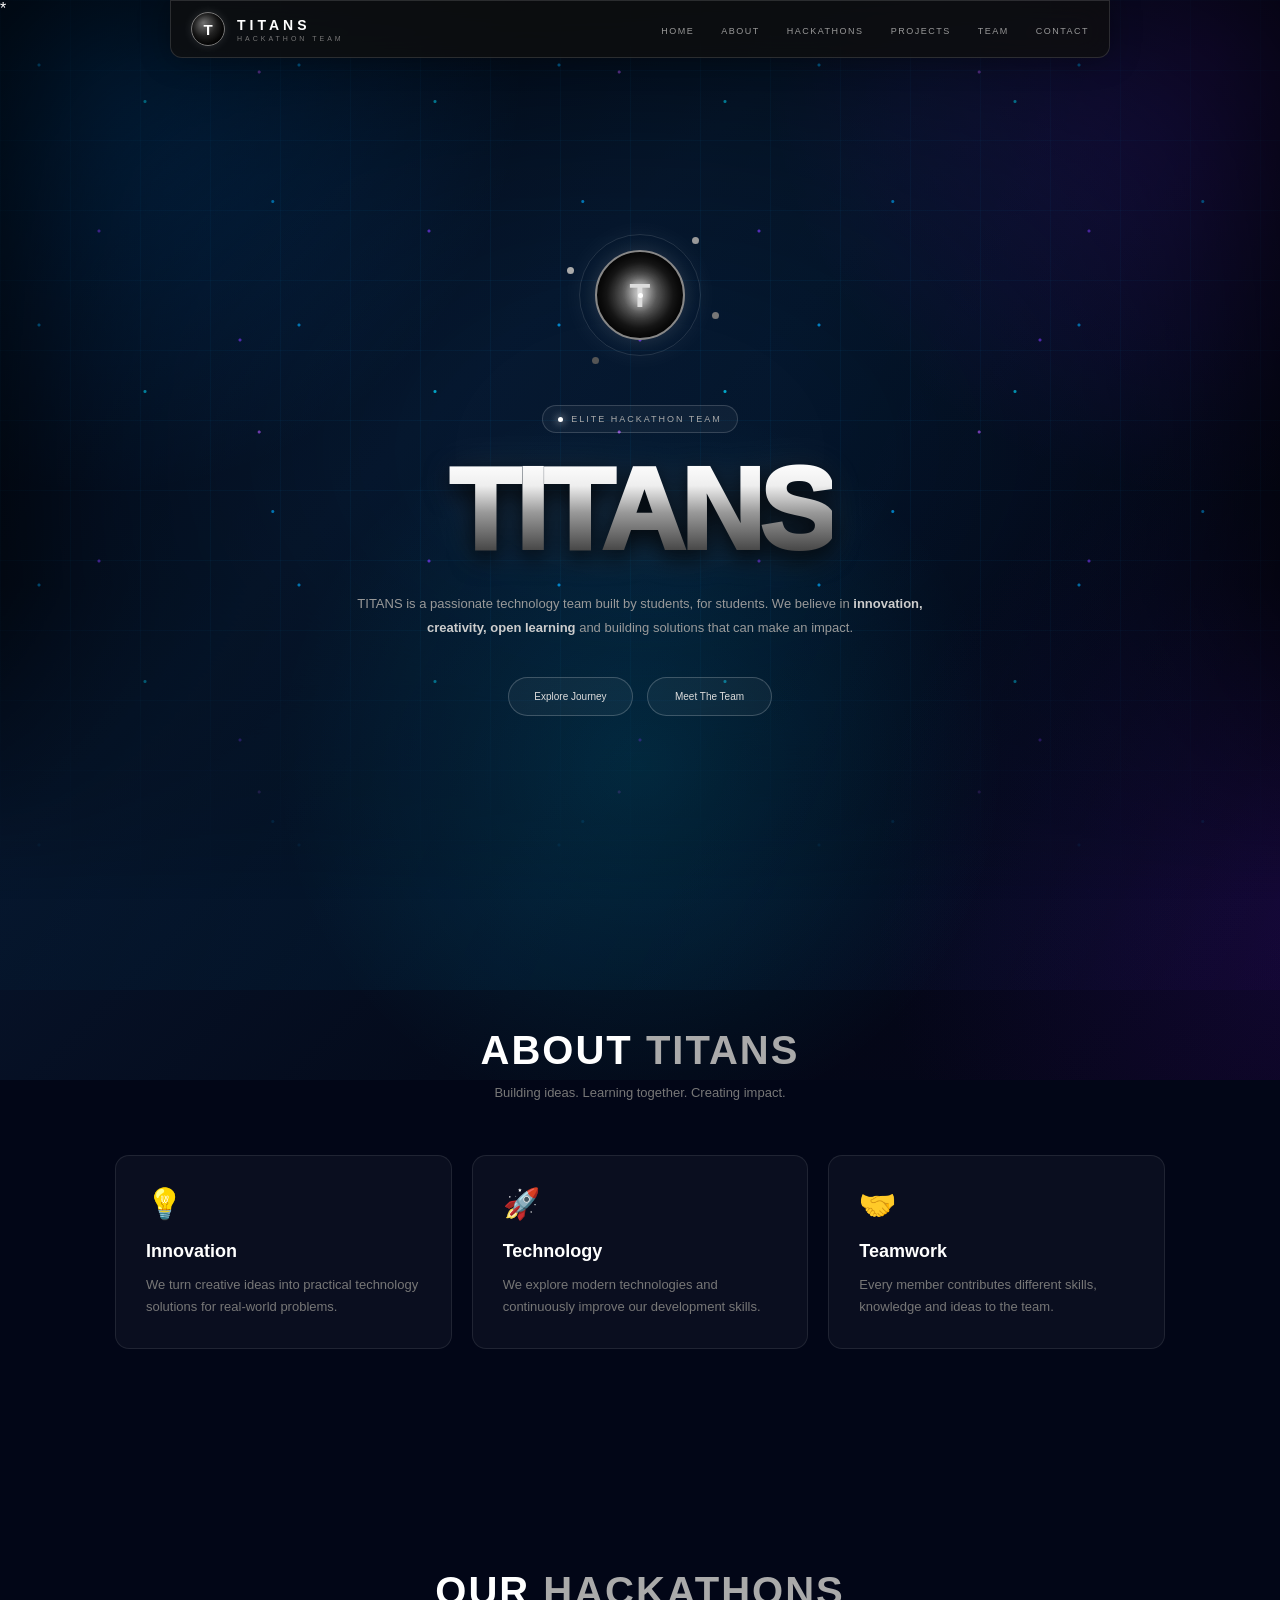
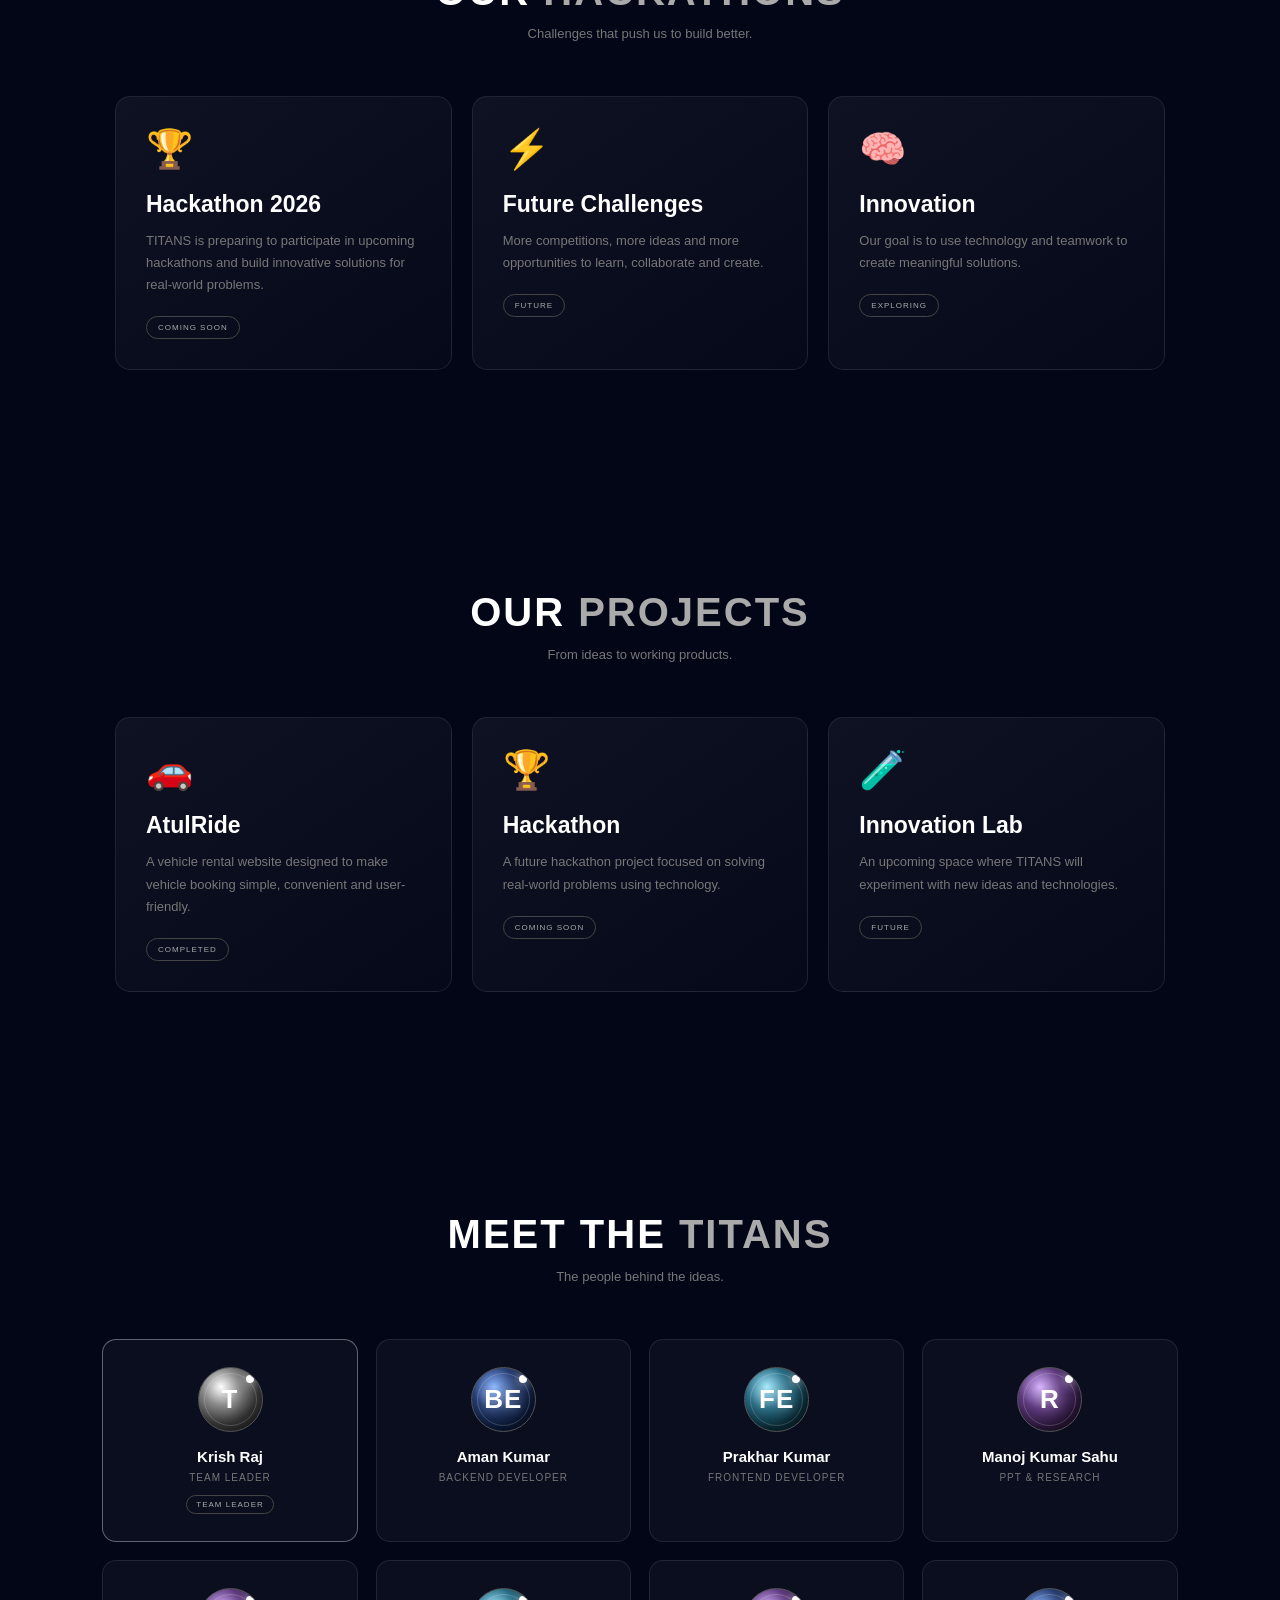
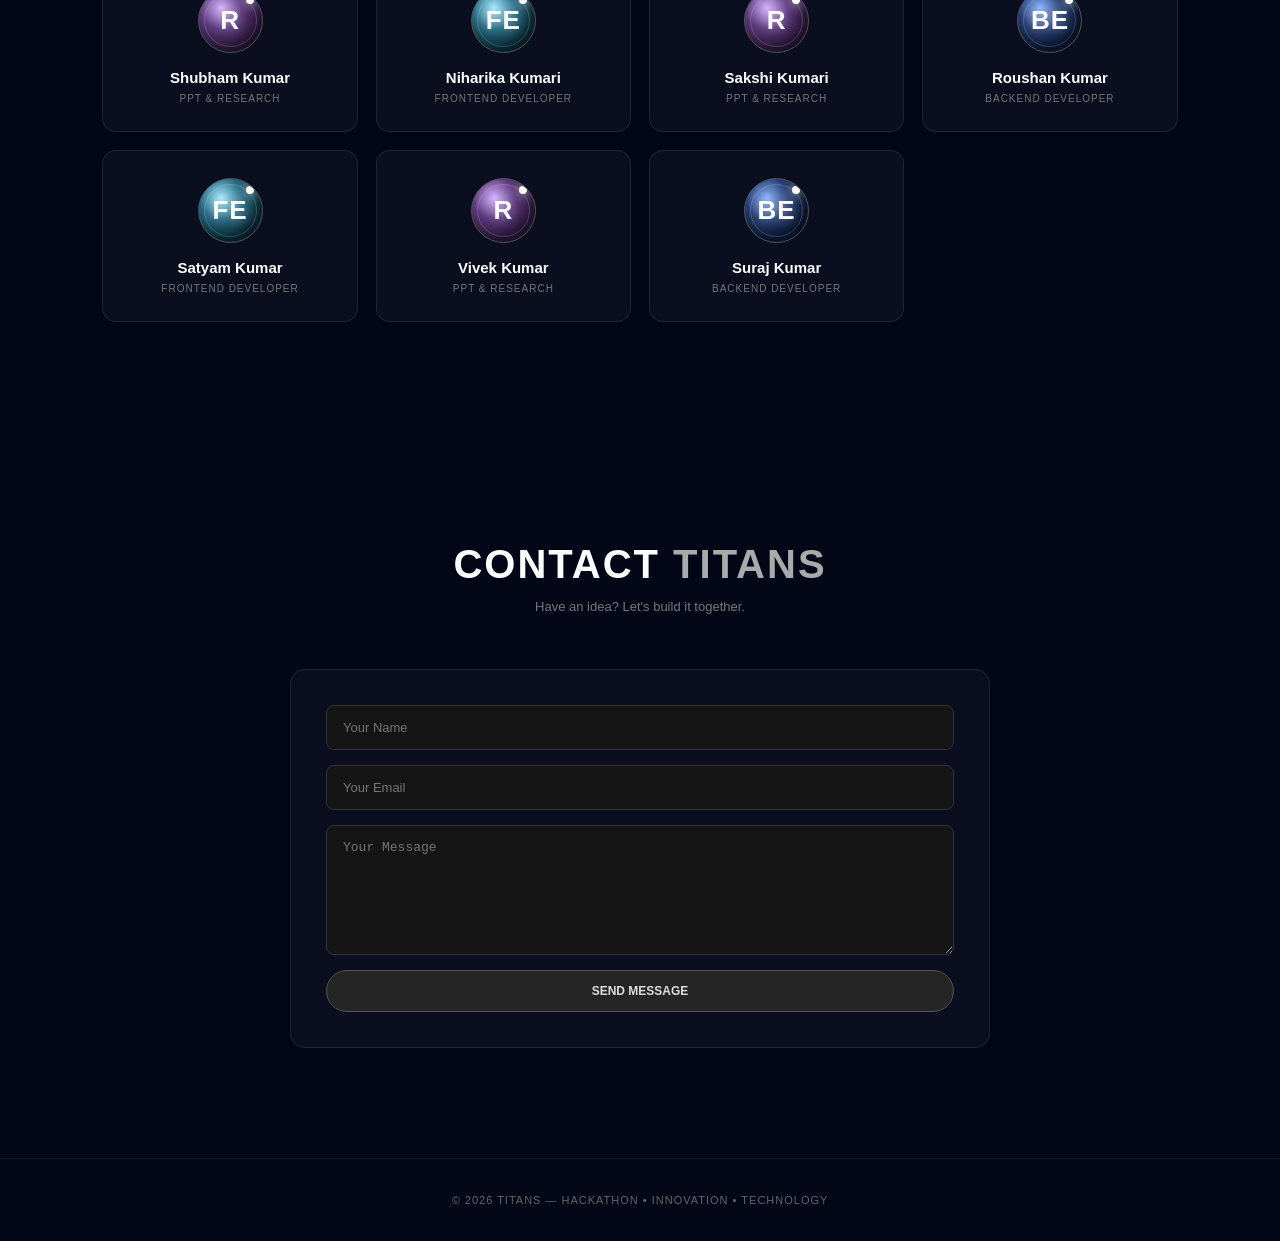
<file: index.html>
*
<!DOCTYPE html>
<html lang="en">
<head>
    <meta charset="UTF-8">
    <meta name="viewport" content="width=device-width, initial-scale=1.0">

    <title>TITANS | Hackathon Team</title>

    <style>
        * {
            margin: 0;
            padding: 0;
            box-sizing: border-box;
            scroll-behavior: smooth;
        }

        body {
            background: #020617;
            color: #fff;
            font-family: Arial, Helvetica, sans-serif;
            overflow-x: hidden;
        }

        /* =========================
           PREMIUM ANIMATED BACKGROUND
        ========================= */

        body::before {
            content: "";
            position: fixed;
            inset: -20%;
            z-index: -5;

            background:
                radial-gradient(
                    circle at 20% 20%,
                    rgba(0, 140, 255, 0.22),
                    transparent 24%
                ),
                radial-gradient(
                    circle at 82% 18%,
                    rgba(130, 0, 255, 0.20),
                    transparent 25%
                ),
                radial-gradient(
                    circle at 50% 75%,
                    rgba(0, 210, 255, 0.13),
                    transparent 28%
                ),
                radial-gradient(
                    circle at 90% 85%,
                    rgba(80, 20, 180, 0.16),
                    transparent 25%
                ),
                linear-gradient(
                    135deg,
                    #020617 0%,
                    #071329 42%,
                    #030817 72%,
                    #09031b 100%
                );

            animation: backgroundPulse 12s ease-in-out infinite alternate;
        }

        body::after {
            content: "";
            position: fixed;
            inset: -10%;
            z-index: -4;
            pointer-events: none;

            background:
                linear-gradient(
                    115deg,
                    transparent 0%,
                    rgba(0, 174, 255, 0.05) 25%,
                    transparent 45%
                ),
                linear-gradient(
                    295deg,
                    transparent 30%,
                    rgba(150, 0, 255, 0.05) 55%,
                    transparent 75%
                );

            background-size: 220% 220%, 240% 240%;
            animation: energyMove 16s linear infinite;
        }

        @keyframes backgroundPulse {
            0% {
                transform: scale(1);
                filter: hue-rotate(0deg);
            }

            50% {
                transform: scale(1.05);
            }

            100% {
                transform: scale(1.1);
                filter: hue-rotate(10deg);
            }
        }

        @keyframes energyMove {
            0% {
                background-position: 0% 50%, 100% 50%;
            }

            50% {
                background-position: 100% 50%, 0% 50%;
            }

            100% {
                background-position: 0% 50%, 100% 50%;
            }
        }

        /* =========================
           ANIMATED TECH GRID
        ========================= */

        .stars,
        .stars::before,
        .stars::after {
            position: fixed;
            inset: 0;
            content: "";
            pointer-events: none;
        }

        .stars {
            z-index: -3;

            background-image:
                linear-gradient(
                    rgba(0, 174, 255, 0.055) 1px,
                    transparent 1px
                ),
                linear-gradient(
                    90deg,
                    rgba(0, 174, 255, 0.055) 1px,
                    transparent 1px
                );

            background-size: 70px 70px;

            mask-image: linear-gradient(
                to bottom,
                black 0%,
                black 65%,
                transparent 100%
            );

            animation: gridMove 10s linear infinite;
        }

        .stars::before {
            z-index: -2;

            background:
                radial-gradient(circle at 15% 25%, #00aaff 0 1px, transparent 2px),
                radial-gradient(circle at 30% 70%, #7c3cff 0 1px, transparent 2px),
                radial-gradient(circle at 50% 35%, #00d9ff 0 1px, transparent 2px),
                radial-gradient(circle at 72% 20%, #a855f7 0 1px, transparent 2px),
                radial-gradient(circle at 88% 65%, #00aaff 0 1px, transparent 2px),
                radial-gradient(circle at 60% 85%, #7c3cff 0 1px, transparent 2px);

            background-size:
                260px 260px,
                330px 330px,
                290px 290px,
                360px 360px,
                310px 310px,
                400px 400px;

            opacity: 0.75;
            animation: particlesMove 18s linear infinite;
        }

        .stars::after {
            z-index: -1;

            background:
                radial-gradient(
                    ellipse at center,
                    transparent 20%,
                    rgba(0, 0, 0, 0.38) 85%
                );

            box-shadow:
                inset 0 0 180px rgba(0, 0, 0, 0.75);
        }

        @keyframes gridMove {
            from {
                background-position: 0 0, 0 0;
            }

            to {
                background-position: 0 140px, 140px 0;
            }
        }

        @keyframes particlesMove {
            0% {
                transform: translate3d(0, 0, 0) scale(1);
            }

            50% {
                transform: translate3d(30px, -35px, 0) scale(1.08);
            }

            100% {
                transform: translate3d(-20px, -75px, 0) scale(1);
            }
        }

        /* =========================
           FLOATING GLOW ORBS
        ========================= */

        .stars {
            box-shadow:
                0 0 120px rgba(0, 140, 255, 0.08),
                0 0 220px rgba(120, 0, 255, 0.06);
        }

        /* =========================
           NAVBAR
        ========================= */

        nav {
            position: fixed;
            top: 0;
            left: 50%;
            transform: translateX(-50%);

            width: min(940px, 92%);
            height: 58px;

            display: flex;
            align-items: center;
            justify-content: space-between;

            padding: 0 20px;

            background: rgba(15,15,15,0.78);
            backdrop-filter: blur(15px);

            border: 1px solid rgba(255,255,255,0.13);
            border-radius: 0 0 12px 12px;

            box-shadow:
                0 0 30px rgba(0,0,0,0.35);

            z-index: 1000;
        }

        .nav-brand {
            display: flex;
            align-items: center;
            gap: 12px;
        }

        .mini-logo {
            width: 34px;
            height: 34px;

            display: flex;
            align-items: center;
            justify-content: center;

            border-radius: 50%;

            background:
                radial-gradient(
                    circle at 35% 30%,
                    #777,
                    #222 45%,
                    #080808 75%
                );

            border: 1px solid #777;

            box-shadow:
                inset 0 0 10px #000,
                0 0 10px rgba(255,255,255,0.12);

            font-size: 15px;
            font-weight: bold;
        }

        .brand-text h3 {
            font-size: 14px;
            letter-spacing: 4px;
            font-weight: 800;
        }

        .brand-text span {
            display: block;
            margin-top: 2px;

            font-size: 7px;
            letter-spacing: 3px;

            color: #777;
        }

        .nav-links {
            display: flex;
            align-items: center;
            gap: 27px;

            list-style: none;
        }

        .nav-links a {
            color: #999;
            text-decoration: none;

            font-size: 9px;
            letter-spacing: 1.5px;

            transition: 0.3s;
        }

        .nav-links a:hover {
            color: #fff;
        }

        .menu {
            display: none;
            color: #aaa;
            font-size: 22px;
            cursor: pointer;
        }

        /* =========================
           HERO
        ========================= */

        .hero {
            min-height: 100vh;

            display: flex;
            flex-direction: column;
            align-items: center;
            justify-content: center;

            text-align: center;

            padding: 100px 20px 70px;

            position: relative;
        }

        .hero-logo {
            position: relative;

            width: 90px;
            height: 90px;

            display: flex;
            align-items: center;
            justify-content: center;

            margin-bottom: 65px;

            border-radius: 50%;

            background:
                radial-gradient(
                    circle,
                    #aaa 0%,
                    #555 28%,
                    #1c1c1c 55%,
                    #080808 75%
                );

            border: 2px solid #888;

            box-shadow:
                0 0 20px rgba(255,255,255,0.15),
                inset 0 0 25px #000;

            animation: floatingLogo 4s ease-in-out infinite;
        }

        .hero-logo::before {
            content: "";

            position: absolute;

            width: 120px;
            height: 120px;

            border-radius: 50%;

            border: 1px solid rgba(255,255,255,0.12);

            box-shadow:
                0 0 25px rgba(255,255,255,0.05);
        }

        .hero-logo::after {
            content: "";

            position: absolute;

            width: 5px;
            height: 5px;

            background: #fff;

            border-radius: 50%;

            box-shadow:
                -70px -25px 0 1px #aaa,
                75px 20px 0 1px #777,
                -45px 65px 0 1px #555,
                55px -55px 0 1px #999;
        }

        .logo-symbol {
            font-size: 34px;
            font-weight: 900;

            color: #ddd;

            text-shadow:
                0 0 12px #fff,
                0 0 25px rgba(255,255,255,0.3);
        }

        @keyframes floatingLogo {
            0%, 100% {
                transform: translateY(0) rotate(0deg);
            }

            50% {
                transform: translateY(-10px) rotate(3deg);
            }
        }

        .badge {
            display: inline-flex;
            align-items: center;
            gap: 8px;

            padding: 8px 15px;

            margin-bottom: 28px;

            border: 1px solid rgba(255,255,255,0.16);

            border-radius: 30px;

            background: rgba(255,255,255,0.045);

            color: #aaa;

            font-size: 9px;
            letter-spacing: 2px;
        }

        .badge-dot {
            width: 5px;
            height: 5px;

            border-radius: 50%;

            background: #fff;

            box-shadow: 0 0 8px #fff;
        }

        /* =========================
           TITLE
        ========================= */

        .hero-title {
            position: relative;

            font-size: clamp(58px, 9vw, 125px);

            line-height: 0.86;

            font-weight: 1000;

            letter-spacing: -4px;

            text-transform: uppercase;

            background:
                linear-gradient(
                    180deg,
                    #ffffff 0%,
                    #eeeeee 25%,
                    #999999 52%,
                    #333333 100%
                );

            -webkit-background-clip: text;
            -webkit-text-fill-color: transparent;

            filter:
                drop-shadow(0 8px 12px rgba(0,0,0,0.9))
                drop-shadow(0 0 20px rgba(255,255,255,0.08));

            margin-bottom: 32px;

            animation: titleAppear 1.5s ease forwards;
        }

        @keyframes titleAppear {
            from {
                opacity: 0;
                transform: translateY(25px);
            }

            to {
                opacity: 1;
                transform: translateY(0);
            }
        }

        .hero-subtitle {
            max-width: 620px;

            color: #999;

            font-size: 13px;

            line-height: 1.8;

            margin-bottom: 38px;
        }

        .hero-subtitle strong {
            color: #ccc;
        }

        /* =========================
           BUTTONS
        ========================= */

        .hero-buttons {
            display: flex;
            gap: 14px;
            justify-content: center;
            flex-wrap: wrap;
        }

        .btn {
            min-width: 125px;

            padding: 13px 22px;

            border-radius: 30px;

            text-decoration: none;

            font-size: 10px;

            color: #ddd;

            border: 1px solid rgba(255,255,255,0.2);

            background: rgba(255,255,255,0.045);

            transition: 0.35s;
        }

        .btn:hover {
            color: #fff;

            border-color: rgba(255,255,255,0.55);

            background: rgba(255,255,255,0.09);

            transform: translateY(-3px);
        }

        /* =========================
           SECTIONS
        ========================= */

        section:not(.hero) {
            padding: 110px 8%;
        }

        .section-title {
            text-align: center;
            margin-bottom: 55px;
        }

        .section-title h2 {
            font-size: 40px;
            letter-spacing: 2px;
        }

        .section-title h2 span {
            color: #aaa;
        }

        .section-title p {
            color: #777;
            margin-top: 12px;
            font-size: 13px;
        }

        /* =========================
           ABOUT
        ========================= */

        .about-grid {
            max-width: 1050px;
            margin: auto;

            display: grid;
            grid-template-columns: repeat(3, 1fr);

            gap: 20px;
        }

        .glass-card {
            padding: 30px;

            background: rgba(255,255,255,0.035);

            border: 1px solid rgba(255,255,255,0.09);

            border-radius: 14px;

            transition: 0.3s;
        }

        .glass-card:hover {
            border-color: rgba(255,255,255,0.25);
            transform: translateY(-5px);
        }

        .glass-card .icon {
            font-size: 30px;
            margin-bottom: 20px;
        }

        .glass-card h3 {
            margin-bottom: 12px;
            font-size: 18px;
        }

        .glass-card p {
            color: #777;
            font-size: 13px;
            line-height: 1.7;
        }

        /* =========================
           TEAM
        ========================= */

        .team-grid {
            max-width: 1200px;
            margin: auto;

            display: grid;
            grid-template-columns: repeat(4, 1fr);

            gap: 18px;
        }

        .team-card {
            padding: 27px 18px;

            text-align: center;

            background: rgba(255,255,255,0.035);

            border: 1px solid rgba(255,255,255,0.09);

            border-radius: 14px;

            transition: 0.3s;
        }

        .team-card:hover {
            transform: translateY(-6px);
            border-color: rgba(255,255,255,0.3);
        }

        .avatar {
            position: relative;
            overflow: hidden;
            font-family: Arial, Helvetica, sans-serif;
            font-weight: 900;
            letter-spacing: 1px;
            text-shadow: 0 0 12px rgba(255,255,255,0.35);
            width: 65px;
            height: 65px;

            margin: auto auto 16px;

            display: flex;
            align-items: center;
            justify-content: center;

            border-radius: 50%;

            background:
                radial-gradient(
                    circle,
                    #555,
                    #111 65%,
                    #000
                );

            border: 1px solid #555;

            font-size: 26px;
        }

        .avatar::before {
            content: "";
            position: absolute;
            inset: 5px;
            border-radius: 50%;
            border: 1px solid rgba(255,255,255,0.18);
        }

        .avatar::after {
            content: "";
            position: absolute;
            width: 8px;
            height: 8px;
            top: 7px;
            right: 8px;
            border-radius: 50%;
            background: #fff;
            box-shadow: 0 0 12px #fff;
        }

        .leader-avatar { background: radial-gradient(circle at 35% 30%, #ffffff, #8a8a8a 30%, #303030 62%, #050505 100%); }
        .backend-avatar { background: radial-gradient(circle at 35% 30%, #8ab4ff, #263d72 35%, #09152e 68%, #02050b 100%); }
        .frontend-avatar { background: radial-gradient(circle at 35% 30%, #a5eaff, #276b83 35%, #08252f 68%, #02080b 100%); }
        .research-avatar { background: radial-gradient(circle at 35% 30%, #d6b3ff, #5d397d 35%, #241331 68%, #08030c 100%); }

        .team-card h3 {
            font-size: 15px;
            margin-bottom: 7px;
        }

        .role {
            font-size: 10px;
            letter-spacing: 1px;
            color: #777;
        }

        .leader {
            border-color: rgba(255,255,255,0.35);
        }

        .leader-label {
            display: inline-block;

            margin-top: 12px;

            padding: 4px 9px;

            border: 1px solid #444;
            border-radius: 20px;

            font-size: 8px;
            color: #aaa;
            letter-spacing: 1px;
        }

        /* =========================
           PROJECTS
        ========================= */

        .projects-grid {
            max-width: 1050px;
            margin: auto;

            display: grid;
            grid-template-columns: repeat(3, 1fr);

            gap: 20px;
        }

        .project-card {
            min-height: 270px;

            padding: 30px;

            border-radius: 15px;

            background:
                linear-gradient(
                    145deg,
                    rgba(255,255,255,0.05),
                    rgba(255,255,255,0.015)
                );

            border: 1px solid rgba(255,255,255,0.09);

            transition: 0.35s;
        }

        .project-card:hover {
            transform: translateY(-7px);
            border-color: rgba(255,255,255,0.3);
        }

        .project-icon {
            font-size: 38px;
            margin-bottom: 20px;
        }

        .project-card h3 {
            font-size: 23px;
            margin-bottom: 12px;
        }

        .project-card p {
            color: #777;
            font-size: 13px;
            line-height: 1.7;
            margin-bottom: 20px;
        }

        .status {
            display: inline-block;

            padding: 6px 11px;

            border-radius: 20px;

            font-size: 8px;
            letter-spacing: 1px;

            border: 1px solid #444;

            color: #aaa;
        }

        /* =========================
           CONTACT
        ========================= */

        .contact-box {
            max-width: 700px;
            margin: auto;

            padding: 35px;

            background: rgba(255,255,255,0.035);

            border: 1px solid rgba(255,255,255,0.09);

            border-radius: 15px;
        }

        .contact-form {
            display: grid;
            gap: 15px;
        }

        .contact-form input,
        .contact-form textarea {
            width: 100%;

            padding: 14px 16px;

            background: #151515;

            border: 1px solid #333;

            border-radius: 8px;

            color: #fff;

            outline: none;

            font-size: 13px;
        }

        .contact-form input:focus,
        .contact-form textarea:focus {
            border-color: #666;
        }

        .contact-form textarea {
            min-height: 130px;
            resize: vertical;
        }

        .contact-form button {
            cursor: pointer;

            padding: 13px;

            border-radius: 25px;

            border: 1px solid #555;

            background: #252525;

            color: #ddd;

            font-size: 12px;
            font-weight: bold;
        }

        .contact-form button:hover {
            background: #333;
        }

        /* =========================
           FOOTER
        ========================= */

        footer {
            padding: 35px;

            text-align: center;

            border-top: 1px solid rgba(255,255,255,0.08);

            color: #666;

            font-size: 11px;

            letter-spacing: 1px;
        }

        /* =========================
           MOBILE
        ========================= */

        @media(max-width: 850px) {

            nav {
                width: 94%;
            }

            .nav-links {
                display: none;

                position: absolute;

                top: 60px;
                left: 0;

                width: 100%;

                flex-direction: column;

                padding: 15px;

                background: rgba(25,25,25,0.98);

                border: 1px solid #333;

                border-radius: 10px;

                gap: 0;
            }

            .nav-links.active {
                display: flex;
            }

            .nav-links li {
                padding: 13px;
                text-align: center;
            }

            .menu {
                display: block;
            }

            .hero-logo {
                margin-bottom: 45px;
            }

            .hero-title {
                font-size: clamp(50px, 15vw, 90px);
                letter-spacing: -3px;
            }

            .about-grid,
            .projects-grid {
                grid-template-columns: 1fr;
            }

            .team-grid {
                grid-template-columns: repeat(2, 1fr);
            }
        }

        @media(max-width: 500px) {

            .brand-text h3 {
                font-size: 12px;
            }

            .brand-text span {
                font-size: 6px;
            }

            .hero-title {
                font-size: 55px;
            }

            .hero-subtitle {
                font-size: 12px;
            }

            .team-grid {
                grid-template-columns: 1fr;
            }

            section:not(.hero) {
                padding: 80px 5%;
            }
        }
    </style>
</head>

<body>

    <div class="stars"></div>

    <!-- =========================
         NAVBAR
    ========================= -->

    <nav>

        <div class="nav-brand">

            <div class="mini-logo">
                T
            </div>

            <div class="brand-text">

                <h3>TITANS</h3>

                <span>
                    HACKATHON TEAM
                </span>

            </div>

        </div>

        <div
            class="menu"
            onclick="toggleMenu()"
        >
            ☰
        </div>

        <ul
            class="nav-links"
            id="navLinks"
        >

            <li>
                <a href="#home">HOME</a>
            </li>

            <li>
                <a href="#about">ABOUT</a>
            </li>

            <li>
                <a href="#hackathons">HACKATHONS</a>
            </li>

            <li>
                <a href="#projects">PROJECTS</a>
            </li>

            <li>
                <a href="#team">TEAM</a>
            </li>

            <li>
                <a href="#contact">CONTACT</a>
            </li>

        </ul>

    </nav>


    <!-- =========================
         HOME
    ========================= -->

    <section
        class="hero"
        id="home"
    >

        <div class="hero-logo">

            <div class="logo-symbol">
                T
            </div>

        </div>

        <div class="badge">

            <span class="badge-dot"></span>

            ELITE HACKATHON TEAM

        </div>

        <h1 class="hero-title">
            TITANS
        </h1>

        <p class="hero-subtitle">

            TITANS is a passionate technology team built by students,
            for students. We believe in
            <strong>
                innovation, creativity, open learning
            </strong>
            and building solutions that can make an impact.

        </p>

        <div class="hero-buttons">

            <a
                href="#projects"
                class="btn btn-primary"
            >
                Explore Journey
            </a>

            <a
                href="#team"
                class="btn"
            >
                Meet The Team
            </a>

        </div>

    </section>


    <!-- =========================
         ABOUT
    ========================= -->

    <section id="about">

        <div class="section-title">

            <h2>
                ABOUT <span>TITANS</span>
            </h2>

            <p>
                Building ideas. Learning together. Creating impact.
            </p>

        </div>

        <div class="about-grid">

            <div class="glass-card">

                <div class="icon">💡</div>

                <h3>
                    Innovation
                </h3>

                <p>
                    We turn creative ideas into practical technology
                    solutions for real-world problems.
                </p>

            </div>

            <div class="glass-card">

                <div class="icon">🚀</div>

                <h3>
                    Technology
                </h3>

                <p>
                    We explore modern technologies and continuously
                    improve our development skills.
                </p>

            </div>

            <div class="glass-card">

                <div class="icon">🤝</div>

                <h3>
                    Teamwork
                </h3>

                <p>
                    Every member contributes different skills,
                    knowledge and ideas to the team.
                </p>

            </div>

        </div>

    </section>


    <!-- =========================
         HACKATHONS
    ========================= -->

    <section id="hackathons">

        <div class="section-title">

            <h2>
                OUR <span>HACKATHONS</span>
            </h2>

            <p>
                Challenges that push us to build better.
            </p>

        </div>

        <div class="projects-grid">

            <div class="project-card">

                <div class="project-icon">
                    🏆
                </div>

                <h3>
                    Hackathon 2026
                </h3>

                <p>
                    TITANS is preparing to participate in upcoming
                    hackathons and build innovative solutions
                    for real-world problems.
                </p>

                <span class="status">
                    COMING SOON
                </span>

            </div>

            <div class="project-card">

                <div class="project-icon">
                    ⚡
                </div>

                <h3>
                    Future Challenges
                </h3>

                <p>
                    More competitions, more ideas and more opportunities
                    to learn, collaborate and create.
                </p>

                <span class="status">
                    FUTURE
                </span>

            </div>

            <div class="project-card">

                <div class="project-icon">
                    🧠
                </div>

                <h3>
                    Innovation
                </h3>

                <p>
                    Our goal is to use technology and teamwork to
                    create meaningful solutions.
                </p>

                <span class="status">
                    EXPLORING
                </span>

            </div>

        </div>

    </section>


    <!-- =========================
         PROJECTS
    ========================= -->

    <section id="projects">

        <div class="section-title">

            <h2>
                OUR <span>PROJECTS</span>
            </h2>

            <p>
                From ideas to working products.
            </p>

        </div>

        <div class="projects-grid">

            <div class="project-card">

                <div class="project-icon">
                    🚗
                </div>

                <h3>
                    AtulRide
                </h3>

                <p>
                    A vehicle rental website designed to make
                    vehicle booking simple, convenient and user-friendly.
                </p>

                <span class="status">
                    COMPLETED
                </span>

            </div>

            <div class="project-card">

                <div class="project-icon">
                    🏆
                </div>

                <h3>
                    Hackathon
                </h3>

                <p>
                    A future hackathon project focused on solving
                    real-world problems using technology.
                </p>

                <span class="status">
                    COMING SOON
                </span>

            </div>

            <div class="project-card">

                <div class="project-icon">
                    🧪
                </div>

                <h3>
                    Innovation Lab
                </h3>

                <p>
                    An upcoming space where TITANS will experiment
                    with new ideas and technologies.
                </p>

                <span class="status">
                    FUTURE
                </span>

            </div>

        </div>

    </section>


    <!-- =========================
         TEAM
    ========================= -->

    <section id="team">

        <div class="section-title">

            <h2>
                MEET THE <span>TITANS</span>
            </h2>

            <p>
                The people behind the ideas.
            </p>

        </div>

        <div class="team-grid">

            <div class="team-card leader">

                <div class="avatar leader-avatar">
                    T
                </div>

                <h3>
                    Krish Raj
                </h3>

                <div class="role">
                    TEAM LEADER
                </div>

                <span class="leader-label">
                    TEAM LEADER
                </span>

            </div>

            <div class="team-card">

                <div class="avatar backend-avatar">BE</div>

                <h3>Aman Kumar</h3>

                <div class="role">
                    BACKEND DEVELOPER
                </div>

            </div>

            <div class="team-card">

                <div class="avatar frontend-avatar">FE</div>

                <h3>Prakhar Kumar</h3>

                <div class="role">
                    FRONTEND DEVELOPER
                </div>

            </div>

            <div class="team-card">

                <div class="avatar research-avatar">R</div>

                <h3>Manoj Kumar Sahu</h3>

                <div class="role">
                    PPT & RESEARCH
                </div>

            </div>

            <div class="team-card">

                <div class="avatar research-avatar">R</div>

                <h3>Shubham Kumar</h3>

                <div class="role">
                    PPT & RESEARCH
                </div>

            </div>

            <div class="team-card">

                <div class="avatar frontend-avatar">FE</div>

                <h3>Niharika Kumari</h3>

                <div class="role">
                    FRONTEND DEVELOPER
                </div>

            </div>

            <div class="team-card">

                <div class="avatar research-avatar">R</div>

                <h3>Sakshi Kumari</h3>

                <div class="role">
                    PPT & RESEARCH
                </div>

            </div>

            <div class="team-card">

                <div class="avatar backend-avatar">BE</div>

                <h3>Roushan Kumar</h3>

                <div class="role">
                    BACKEND DEVELOPER
                </div>

            </div>

            <div class="team-card">

                <div class="avatar frontend-avatar">FE</div>

                <h3>Satyam Kumar</h3>

                <div class="role">
                    FRONTEND DEVELOPER
                </div>

            </div>

            <div class="team-card">

                <div class="avatar research-avatar">R</div>

                <h3>Vivek Kumar</h3>

                <div class="role">
                    PPT & RESEARCH
                </div>

            </div>

            <div class="team-card">

                <div class="avatar backend-avatar">BE</div>

                <h3>Suraj Kumar</h3>

                <div class="role">
                    BACKEND DEVELOPER
                </div>

            </div>

        </div>

    </section>


    <!-- =========================
         REAL CONTACT
    ========================= -->

    <section id="contact">

        <div class="section-title">

            <h2>
                CONTACT <span>TITANS</span>
            </h2>

            <p>
                Have an idea? Let's build it together.
            </p>

        </div>


        <div class="contact-box">

            <!--
                IMPORTANT:
                Replace YOUR_EMAIL@gmail.com
                with the email where you want to receive messages.
            -->

            <form
                class="contact-form"
                action="https://formsubmit.co/krishraj778899@gmail.com"
                method="POST"
            >

                <!-- FormSubmit Settings -->

                <input
                    type="hidden"
                    name="_subject"
                    value="New Message from TITANS Website"
                >

                <input
                    type="hidden"
                    name="_captcha"
                    value="false"
                >

                <input
                    type="hidden"
                    name="_template"
                    value="table"
                >

                <!-- User Information -->

                <input
                    type="text"
                    name="name"
                    placeholder="Your Name"
                    required
                >

                <input
                    type="email"
                    name="email"
                    placeholder="Your Email"
                    required
                >

                <textarea
                    name="message"
                    placeholder="Your Message"
                    required
                ></textarea>


                <button type="submit">
                    SEND MESSAGE
                </button>

            </form>

        </div>

    </section>


    <!-- =========================
         FOOTER
    ========================= -->

    <footer>

        © 2026 TITANS —
        HACKATHON • INNOVATION • TECHNOLOGY

    </footer>


    <!-- =========================
         JAVASCRIPT
    ========================= -->

    <script>

        function toggleMenu() {

            document
                .getElementById("navLinks")
                .classList
                .toggle("active");

        }


        document
            .querySelectorAll(".nav-links a")
            .forEach(function(link) {

                link.addEventListener(
                    "click",
                    function() {

                        document
                            .getElementById("navLinks")
                            .classList
                            .remove("active");

                    }
                );

            });

    </script>

</body>
</html>
</file>
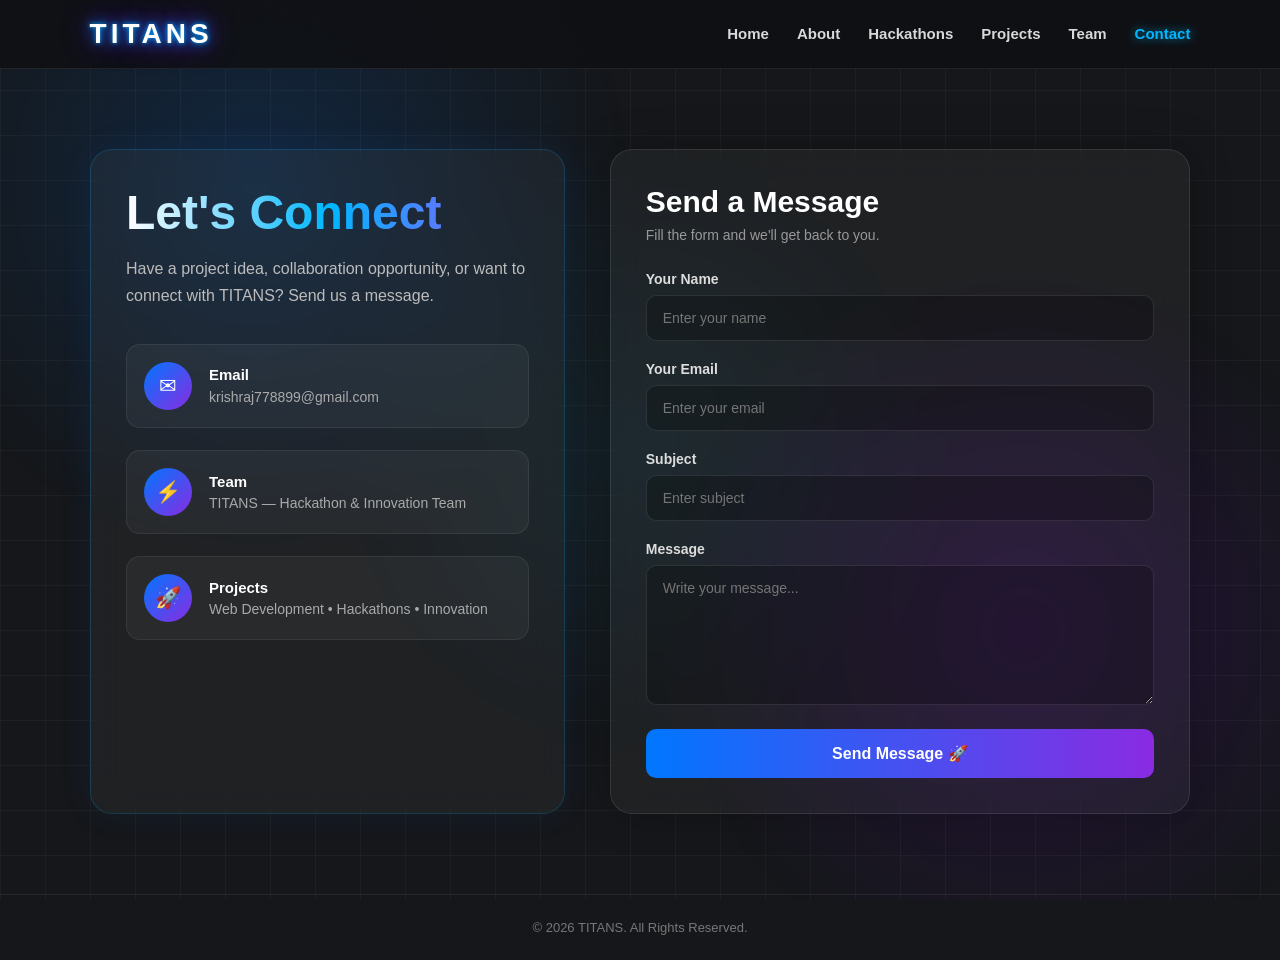
<file: contact.html>
<!DOCTYPE html>
<html lang="en">
<head>
    <meta charset="UTF-8">
    <meta name="viewport" content="width=device-width, initial-scale=1.0">

    <title>Contact | TITANS</title>

    <style>
        * {
            margin: 0;
            padding: 0;
            box-sizing: border-box;
            font-family: Arial, Helvetica, sans-serif;
        }

        html {
            scroll-behavior: smooth;
        }

        body {
            min-height: 100vh;
            background: #15171a;
            color: #ffffff;
            overflow-x: hidden;
            position: relative;
        }

        /* Animated Background */
        body::before {
            content: "";
            position: fixed;
            inset: 0;
            background:
                radial-gradient(circle at 20% 20%, rgba(0, 123, 255, 0.16), transparent 30%),
                radial-gradient(circle at 80% 70%, rgba(140, 0, 255, 0.15), transparent 30%),
                radial-gradient(circle at 50% 50%, rgba(0, 200, 255, 0.06), transparent 40%);
            animation: glowMove 8s ease-in-out infinite alternate;
            z-index: -3;
        }

        body::after {
            content: "";
            position: fixed;
            inset: 0;
            background-image:
                linear-gradient(rgba(255,255,255,0.035) 1px, transparent 1px),
                linear-gradient(90deg, rgba(255,255,255,0.035) 1px, transparent 1px);
            background-size: 45px 45px;
            animation: gridMove 15s linear infinite;
            z-index: -2;
        }

        @keyframes glowMove {
            0% {
                transform: scale(1);
            }

            100% {
                transform: scale(1.15);
            }
        }

        @keyframes gridMove {
            from {
                transform: translateY(0);
            }

            to {
                transform: translateY(45px);
            }
        }

        /* Navbar */
        nav {
            width: 100%;
            padding: 18px 7%;
            display: flex;
            justify-content: space-between;
            align-items: center;
            background: rgba(15, 17, 20, 0.88);
            backdrop-filter: blur(15px);
            border-bottom: 1px solid rgba(255,255,255,0.08);
            position: sticky;
            top: 0;
            z-index: 100;
        }

        .logo {
            font-size: 28px;
            font-weight: 900;
            letter-spacing: 4px;
            color: #ffffff;
            text-shadow:
                0 0 5px #00aaff,
                0 0 15px #0077ff,
                0 0 30px #7b00ff;
        }

        .nav-links {
            display: flex;
            gap: 28px;
            list-style: none;
        }

        .nav-links a {
            color: #d9d9d9;
            text-decoration: none;
            font-size: 15px;
            font-weight: 600;
            transition: 0.3s;
        }

        .nav-links a:hover,
        .nav-links a.active {
            color: #00b7ff;
            text-shadow: 0 0 10px rgba(0,183,255,0.7);
        }

        /* Main */
        .contact-section {
            min-height: calc(100vh - 75px);
            display: flex;
            align-items: center;
            justify-content: center;
            padding: 70px 7%;
        }

        .contact-container {
            width: 100%;
            max-width: 1100px;
            display: grid;
            grid-template-columns: 0.9fr 1.1fr;
            gap: 45px;
        }

        /* Left */
        .contact-info {
            padding: 35px;
            border: 1px solid rgba(0, 174, 255, 0.2);
            border-radius: 22px;
            background: rgba(255,255,255,0.045);
            backdrop-filter: blur(15px);
            box-shadow: 0 0 35px rgba(0, 100, 255, 0.08);
        }

        .contact-info h1 {
            font-size: 48px;
            margin-bottom: 15px;
            background: linear-gradient(90deg, #ffffff, #00b7ff, #9b4dff);
            -webkit-background-clip: text;
            -webkit-text-fill-color: transparent;
        }

        .contact-info > p {
            color: #bcbcbc;
            line-height: 1.7;
            margin-bottom: 35px;
        }

        .info-box {
            display: flex;
            align-items: center;
            gap: 17px;
            margin: 22px 0;
            padding: 17px;
            border-radius: 14px;
            background: rgba(255,255,255,0.045);
            border: 1px solid rgba(255,255,255,0.07);
            transition: 0.3s;
        }

        .info-box:hover {
            transform: translateX(6px);
            border-color: rgba(0,183,255,0.4);
            box-shadow: 0 0 20px rgba(0,183,255,0.1);
        }

        .info-icon {
            width: 48px;
            height: 48px;
            display: flex;
            align-items: center;
            justify-content: center;
            border-radius: 50%;
            background: linear-gradient(135deg, #0077ff, #8a2be2);
            font-size: 21px;
        }

        .info-box h3 {
            font-size: 15px;
            margin-bottom: 5px;
        }

        .info-box p,
        .info-box a {
            color: #aaa;
            font-size: 14px;
            text-decoration: none;
        }

        .info-box a:hover {
            color: #00b7ff;
        }

        /* Form */
        .contact-form {
            padding: 35px;
            border-radius: 22px;
            background: rgba(255,255,255,0.045);
            border: 1px solid rgba(255,255,255,0.1);
            backdrop-filter: blur(15px);
            box-shadow: 0 0 40px rgba(0,0,0,0.25);
        }

        .contact-form h2 {
            font-size: 30px;
            margin-bottom: 8px;
        }

        .form-subtitle {
            color: #999;
            margin-bottom: 28px;
            font-size: 14px;
        }

        .input-group {
            margin-bottom: 20px;
        }

        .input-group label {
            display: block;
            margin-bottom: 8px;
            color: #ddd;
            font-size: 14px;
            font-weight: 600;
        }

        .input-group input,
        .input-group textarea {
            width: 100%;
            padding: 14px 16px;
            border: 1px solid rgba(255,255,255,0.1);
            border-radius: 10px;
            background: rgba(0,0,0,0.25);
            color: #ffffff;
            outline: none;
            font-size: 14px;
            transition: 0.3s;
        }

        .input-group input:focus,
        .input-group textarea:focus {
            border-color: #00aaff;
            box-shadow: 0 0 15px rgba(0,170,255,0.15);
        }

        .input-group textarea {
            min-height: 140px;
            resize: vertical;
        }

        .submit-btn {
            width: 100%;
            padding: 15px;
            border: none;
            border-radius: 10px;
            background: linear-gradient(90deg, #0077ff, #8a2be2);
            color: #ffffff;
            font-size: 16px;
            font-weight: 700;
            cursor: pointer;
            transition: 0.3s;
        }

        .submit-btn:hover {
            transform: translateY(-2px);
            box-shadow:
                0 0 15px rgba(0,119,255,0.5),
                0 0 30px rgba(138,43,226,0.3);
        }

        /* Footer */
        footer {
            text-align: center;
            padding: 25px;
            color: #777;
            font-size: 13px;
            border-top: 1px solid rgba(255,255,255,0.07);
        }

        /* Mobile */
        @media (max-width: 850px) {
            .nav-links {
                gap: 12px;
            }

            .nav-links a {
                font-size: 12px;
            }

            .contact-container {
                grid-template-columns: 1fr;
            }

            .contact-info h1 {
                font-size: 38px;
            }
        }

        @media (max-width: 600px) {
            nav {
                flex-direction: column;
                gap: 15px;
            }

            .nav-links {
                flex-wrap: wrap;
                justify-content: center;
            }

            .contact-section {
                padding: 45px 5%;
            }

            .contact-info,
            .contact-form {
                padding: 25px;
            }
        }
    </style>
</head>

<body>

    <!-- Navbar -->
    <nav>
        <div class="logo">TITANS</div>

        <ul class="nav-links">
            <li><a href="index.html">Home</a></li>
            <li><a href="index.html#about">About</a></li>
            <li><a href="index.html#hackathons">Hackathons</a></li>
            <li><a href="index.html#projects">Projects</a></li>
            <li><a href="index.html#team">Team</a></li>
            <li><a href="contact.html" class="active">Contact</a></li>
        </ul>
    </nav>


    <!-- Contact -->
    <section class="contact-section">

        <div class="contact-container">

            <!-- Contact Information -->
            <div class="contact-info">

                <h1>Let's Connect</h1>

                <p>
                    Have a project idea, collaboration opportunity,
                    or want to connect with TITANS? Send us a message.
                </p>

                <div class="info-box">
                    <div class="info-icon">✉</div>

                    <div>
                        <h3>Email</h3>
                        <a href="mailto:krishraj778899@gmail.com">
                            krishraj778899@gmail.com
                        </a>
                    </div>
                </div>

                <div class="info-box">
                    <div class="info-icon">⚡</div>

                    <div>
                        <h3>Team</h3>
                        <p>TITANS — Hackathon & Innovation Team</p>
                    </div>
                </div>

                <div class="info-box">
                    <div class="info-icon">🚀</div>

                    <div>
                        <h3>Projects</h3>
                        <p>Web Development • Hackathons • Innovation</p>
                    </div>
                </div>

            </div>


            <!-- Contact Form -->
            <form
                class="contact-form"
                action="https://formsubmit.co/krishraj778899@gmail.com"
                method="POST"
            >

                <h2>Send a Message</h2>

                <p class="form-subtitle">
                    Fill the form and we'll get back to you.
                </p>

                <!-- FormSubmit Settings -->
                <input type="hidden" name="_subject" value="New Message from TITANS Website">
                <input type="hidden" name="_captcha" value="false">
                <input type="hidden" name="_template" value="table">

                <div class="input-group">
                    <label for="name">Your Name</label>
                    <input
                        type="text"
                        id="name"
                        name="name"
                        placeholder="Enter your name"
                        required
                    >
                </div>

                <div class="input-group">
                    <label for="email">Your Email</label>
                    <input
                        type="email"
                        id="email"
                        name="email"
                        placeholder="Enter your email"
                        required
                    >
                </div>

                <div class="input-group">
                    <label for="subject">Subject</label>
                    <input
                        type="text"
                        id="subject"
                        name="subject"
                        placeholder="Enter subject"
                        required
                    >
                </div>

                <div class="input-group">
                    <label for="message">Message</label>
                    <textarea
                        id="message"
                        name="message"
                        placeholder="Write your message..."
                        required
                    ></textarea>
                </div>

                <button type="submit" class="submit-btn">
                    Send Message 🚀
                </button>

            </form>

        </div>

    </section>


    <!-- Footer -->
    <footer>
        © 2026 TITANS. All Rights Reserved.
    </footer>

</body>
</html>
</file>
